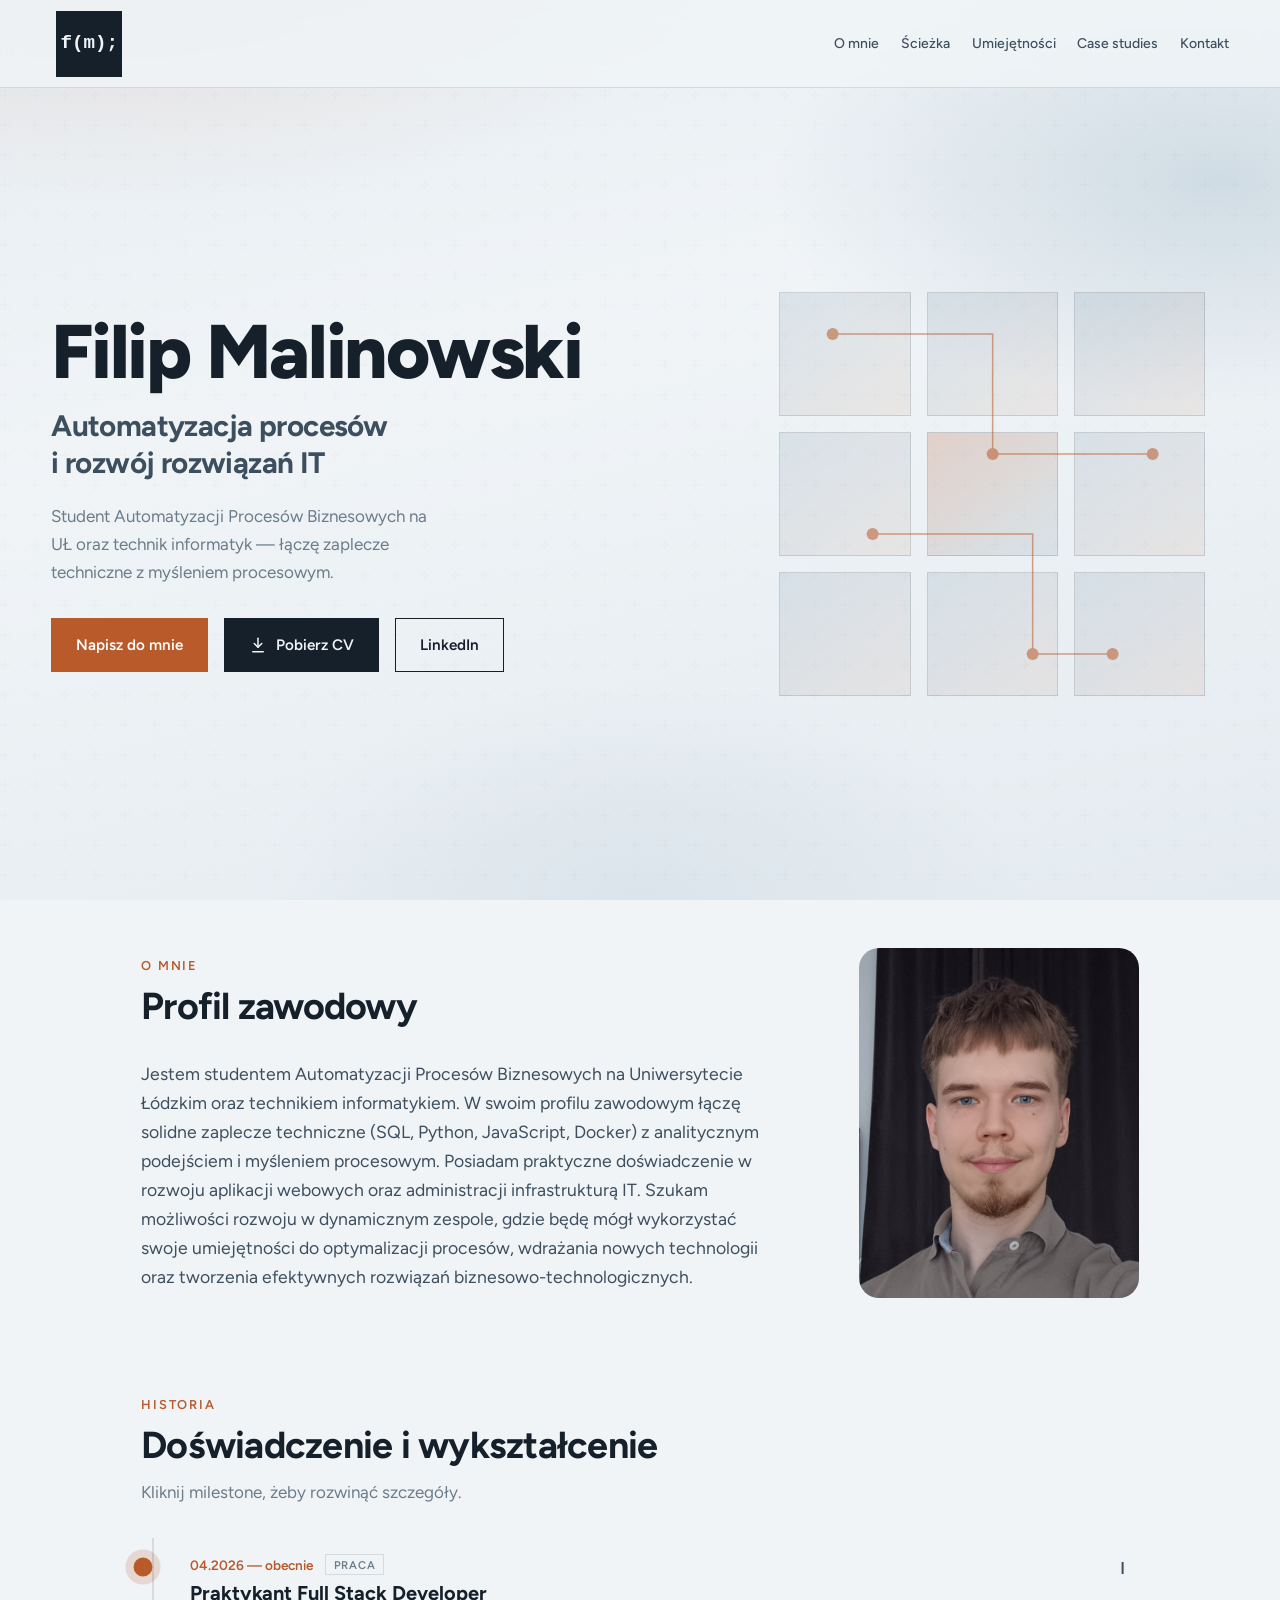
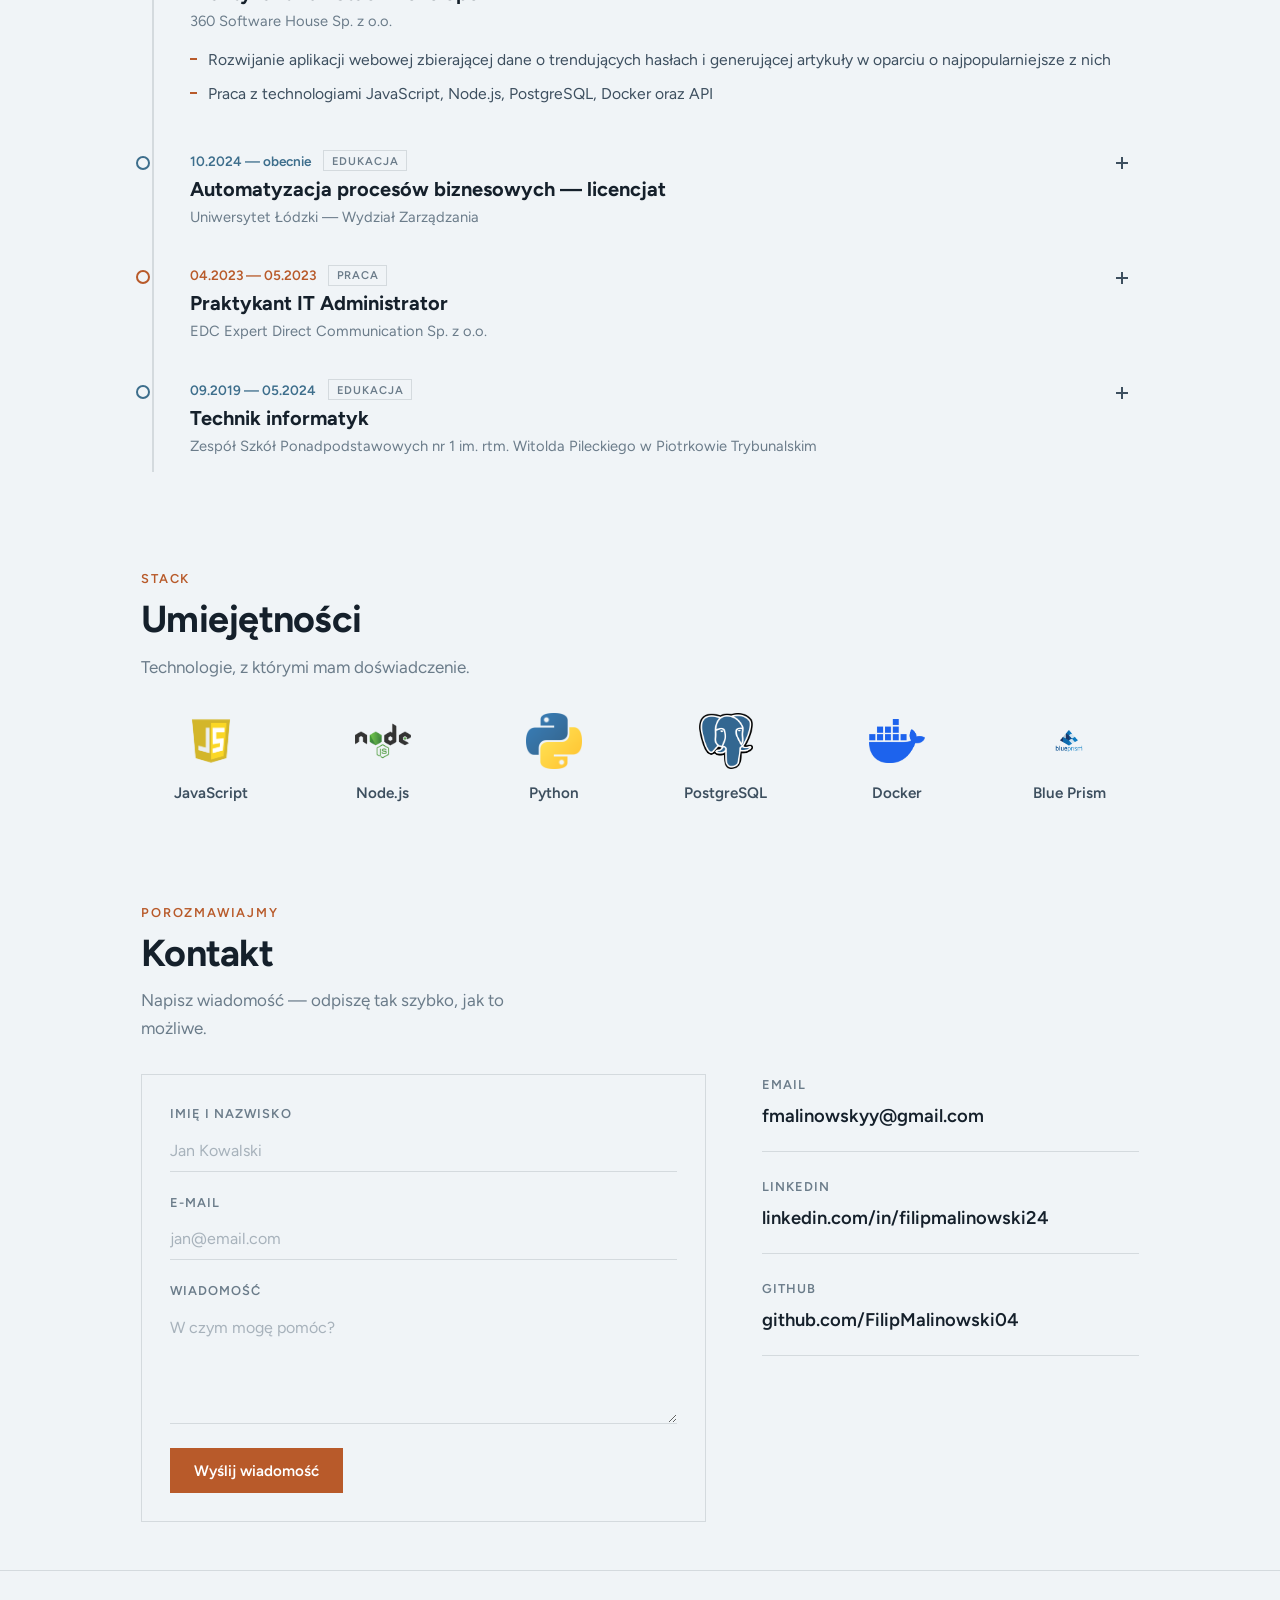
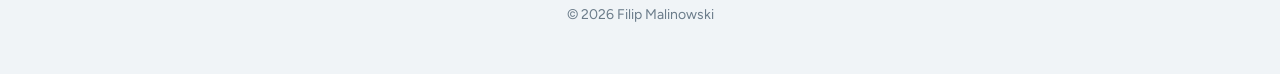
<file: index.html>
<!DOCTYPE html>
<html lang="pl">
<head>
  <meta charset="UTF-8">
  <meta name="viewport" content="width=device-width, initial-scale=1.0">
  <title>Filip Malinowski — Automatyzacja procesów &amp; IT</title>
  <meta name="description" content="Student Automatyzacji Procesów Biznesowych i technik informatyk. SQL, Python, JavaScript, Docker, Blue Prism.">
  <link rel="preconnect" href="https://fonts.googleapis.com">
  <link rel="preconnect" href="https://fonts.gstatic.com" crossorigin>
  <link href="https://fonts.googleapis.com/css2?family=Figtree:wght@400;500;600;700;800&display=swap" rel="stylesheet">
  <link rel="stylesheet" href="style.css">
</head>
<body>
  <div class="page-bg" aria-hidden="true"></div>

  <header class="site-header">
    <a class="logo" href="#top">f(m);</a>
    <nav class="nav" aria-label="Główne">
      <a href="#o-mnie">O mnie</a>
      <a href="#sciezka">Ścieżka</a>
      <a href="#umiejetnosci">Umiejętności</a>
      <a href="case-studies.html">Case studies</a>
      <a href="#kontakt">Kontakt</a>
    </nav>
  </header>

  <main id="top">
    <section class="hero">
      <div class="hero-copy">
        <p class="hero-brand">Filip Malinowski</p>
        <h1>Automatyzacja procesów i&nbsp;rozwój rozwiązań IT</h1>
        <p class="hero-lead">
          Student Automatyzacji Procesów Biznesowych na UŁ oraz technik informatyk —
          łączę zaplecze techniczne z myśleniem procesowym.
        </p>
        <div class="hero-actions">
          <a class="btn btn-primary" href="#kontakt">Napisz do mnie</a>
          <a class="btn btn-download" href="assets/CV.pdf" download="Filip-Malinowski-CV.pdf">
            <svg class="btn-icon" viewBox="0 0 24 24" width="18" height="18" aria-hidden="true" fill="none" stroke="currentColor" stroke-width="2" stroke-linecap="round" stroke-linejoin="round">
              <path d="M12 3v12"/>
              <path d="m7 10 5 5 5-5"/>
              <path d="M5 21h14"/>
            </svg>
            Pobierz CV
          </a>
          <a class="btn btn-ghost" href="https://www.linkedin.com/in/filipmalinowski24" target="_blank" rel="noopener noreferrer">LinkedIn</a>
        </div>
      </div>
      <div class="hero-visual" aria-hidden="true">
        <div class="flow-grid">
          <span></span><span></span><span></span>
          <span></span><span></span><span></span>
          <span></span><span></span><span></span>
        </div>
        <svg class="flow-lines" viewBox="0 0 400 480" fill="none" xmlns="http://www.w3.org/2000/svg">
          <path d="M40 80 H200 V200 H360" stroke="currentColor" stroke-width="1.5"/>
          <path d="M80 280 H240 V400 H320" stroke="currentColor" stroke-width="1.5"/>
          <circle cx="40" cy="80" r="6" fill="currentColor"/>
          <circle cx="200" cy="200" r="6" fill="currentColor"/>
          <circle cx="360" cy="200" r="6" fill="currentColor"/>
          <circle cx="80" cy="280" r="6" fill="currentColor"/>
          <circle cx="240" cy="400" r="6" fill="currentColor"/>
          <circle cx="320" cy="400" r="6" fill="currentColor"/>
        </svg>
      </div>
    </section>

    <section id="o-mnie" class="section about">
      <div class="about-layout">
        <div class="about-content">
          <div class="section-head">
            <p class="eyebrow">O mnie</p>
            <h2>Profil zawodowy</h2>
          </div>
          <p class="about-text">
            Jestem studentem Automatyzacji Procesów Biznesowych na Uniwersytecie Łódzkim
            oraz technikiem informatykiem. W swoim profilu zawodowym łączę solidne zaplecze
            techniczne (SQL, Python, JavaScript, Docker) z analitycznym podejściem
            i myśleniem procesowym. Posiadam praktyczne doświadczenie w rozwoju aplikacji
            webowych oraz administracji infrastrukturą IT. Szukam możliwości rozwoju
            w dynamicznym zespole, gdzie będę mógł wykorzystać swoje umiejętności
            do optymalizacji procesów, wdrażania nowych technologii oraz tworzenia
            efektywnych rozwiązań biznesowo-technologicznych.
          </p>
        </div>
        <figure class="about-photo">
          <img src="assets/fm.jpg" alt="Filip Malinowski" width="400" height="500">
        </figure>
      </div>
    </section>

    <section id="sciezka" class="section path">
      <div class="section-head">
        <p class="eyebrow">Historia</p>
        <h2>Doświadczenie i wykształcenie</h2>
        <p class="path-lead">Kliknij milestone, żeby rozwinąć szczegóły.</p>
      </div>

      <ol class="milestones">
        <li class="milestone is-open" data-type="work">
          <button class="milestone-toggle" type="button" aria-expanded="true">
            <span class="milestone-dot" aria-hidden="true"></span>
            <span class="milestone-summary">
              <span class="milestone-top">
                <time datetime="2026-04">04.2026 — obecnie</time>
                <span class="milestone-badge">Praca</span>
              </span>
              <span class="milestone-title">Praktykant Full Stack Developer</span>
              <span class="milestone-place">360 Software House Sp. z o.o.</span>
            </span>
            <span class="milestone-chevron" aria-hidden="true"></span>
          </button>
          <div class="milestone-panel">
            <div class="milestone-panel-inner">
              <ul>
                <li>Rozwijanie aplikacji webowej zbierającej dane o trendujących hasłach i generującej artykuły w oparciu o najpopularniejsze z nich</li>
                <li>Praca z technologiami JavaScript, Node.js, PostgreSQL, Docker oraz API</li>
              </ul>
            </div>
          </div>
        </li>

        <li class="milestone" data-type="edu">
          <button class="milestone-toggle" type="button" aria-expanded="false">
            <span class="milestone-dot" aria-hidden="true"></span>
            <span class="milestone-summary">
              <span class="milestone-top">
                <time datetime="2024-10">10.2024 — obecnie</time>
                <span class="milestone-badge">Edukacja</span>
              </span>
              <span class="milestone-title">Automatyzacja procesów biznesowych — licencjat</span>
              <span class="milestone-place">Uniwersytet Łódzki — Wydział Zarządzania</span>
            </span>
            <span class="milestone-chevron" aria-hidden="true"></span>
          </button>
          <div class="milestone-panel">
            <div class="milestone-panel-inner">
              <ul>
                <li>Modelowanie procesów biznesowych</li>
                <li>Blue Prism</li>
                <li>Zarządzanie projektami</li>
              </ul>
            </div>
          </div>
        </li>

        <li class="milestone" data-type="work">
          <button class="milestone-toggle" type="button" aria-expanded="false">
            <span class="milestone-dot" aria-hidden="true"></span>
            <span class="milestone-summary">
              <span class="milestone-top">
                <time datetime="2023-04">04.2023 — 05.2023</time>
                <span class="milestone-badge">Praca</span>
              </span>
              <span class="milestone-title">Praktykant IT Administrator</span>
              <span class="milestone-place">EDC Expert Direct Communication Sp. z o.o.</span>
            </span>
            <span class="milestone-chevron" aria-hidden="true"></span>
          </button>
          <div class="milestone-panel">
            <div class="milestone-panel-inner">
              <ul>
                <li>Wsparcie techniczne oraz konserwacja infrastruktury biurowej i serwerowej</li>
                <li>Zarządzanie incydentami IT i wsparcie użytkowników końcowych</li>
              </ul>
            </div>
          </div>
        </li>

        <li class="milestone" data-type="edu">
          <button class="milestone-toggle" type="button" aria-expanded="false">
            <span class="milestone-dot" aria-hidden="true"></span>
            <span class="milestone-summary">
              <span class="milestone-top">
                <time datetime="2019-09">09.2019 — 05.2024</time>
                <span class="milestone-badge">Edukacja</span>
              </span>
              <span class="milestone-title">Technik informatyk</span>
              <span class="milestone-place">Zespół Szkół Ponadpodstawowych nr 1 im. rtm. Witolda Pileckiego w Piotrkowie Trybunalskim</span>
            </span>
            <span class="milestone-chevron" aria-hidden="true"></span>
          </button>
          <div class="milestone-panel">
            <div class="milestone-panel-inner">
              <ul>
                <li>Egzamin zawodowy INF.02</li>
                <li>Egzamin zawodowy INF.03</li>
              </ul>
            </div>
          </div>
        </li>
      </ol>
    </section>

    <section id="umiejetnosci" class="section skills">
      <div class="section-head">
        <p class="eyebrow">Stack</p>
        <h2>Umiejętności</h2>
        <p class="skills-lead">Technologie, z którymi mam doświadczenie.</p>
      </div>
      <ul class="skills-icons">
        <li>
          <img src="assets/Skills/Js.png" alt="" width="64" height="64">
          <span>JavaScript</span>
        </li>
        <li>
          <img src="assets/Skills/node.png" alt="" width="64" height="64">
          <span>Node.js</span>
        </li>
        <li>
          <img src="assets/Skills/Py.png" alt="" width="64" height="64">
          <span>Python</span>
        </li>
        <li>
          <img src="assets/Skills/Sql.png" alt="" width="64" height="64">
          <span>PostgreSQL</span>
        </li>
        <li>
          <img src="assets/Skills/Docker.png" alt="" width="64" height="64">
          <span>Docker</span>
        </li>
        <li>
          <img src="assets/Skills/BP.png" alt="" width="64" height="64">
          <span>Blue Prism</span>
        </li>
      </ul>
    </section>

    <section id="kontakt" class="section contact">
      <div class="section-head">
        <p class="eyebrow">Porozmawiajmy</p>
        <h2>Kontakt</h2>
        <p class="contact-lead">Napisz wiadomość — odpiszę tak szybko, jak to możliwe.</p>
      </div>

      <div class="contact-layout">
        <form class="contact-form" id="contact-form" action="https://formsubmit.co/ajax/fmalinowskyy@gmail.com" method="POST">
          <div class="form-row">
            <label for="name">Imię i nazwisko</label>
            <input type="text" id="name" name="name" autocomplete="name" required placeholder="Jan Kowalski">
          </div>
          <div class="form-row">
            <label for="email">E-mail</label>
            <input type="email" id="email" name="email" autocomplete="email" required placeholder="jan@email.com">
          </div>
          <div class="form-row">
            <label for="message">Wiadomość</label>
            <textarea id="message" name="message" rows="5" required placeholder="W czym mogę pomóc?"></textarea>
          </div>
          <input type="hidden" name="_subject" value="Wiadomość z CV — Filip Malinowski">
          <input type="text" name="_honey" class="form-honey" tabindex="-1" autocomplete="off" aria-hidden="true">
          <button class="btn btn-primary" type="submit" id="contact-submit">Wyślij wiadomość</button>
          <p class="form-status" id="form-status" role="status" aria-live="polite" hidden></p>
        </form>

        <ul class="contact-list">
          <li>
            <span>Email</span>
            <a href="mailto:fmalinowskyy@gmail.com">fmalinowskyy@gmail.com</a>
          </li>
          <li>
            <span>LinkedIn</span>
            <a href="https://www.linkedin.com/in/filipmalinowski24" target="_blank" rel="noopener noreferrer">linkedin.com/in/filipmalinowski24</a>
          </li>
          <li>
            <span>GitHub</span>
            <a href="https://github.com/FilipMalinowski04" target="_blank" rel="noopener noreferrer">github.com/FilipMalinowski04</a>
          </li>
        </ul>
      </div>
    </section>
  </main>

  <footer class="site-footer">
    <p>© <span id="year"></span> Filip Malinowski</p>
  </footer>

  <script>
    document.getElementById("year").textContent = new Date().getFullYear();

    document.querySelectorAll(".milestone-toggle").forEach((button) => {
      button.addEventListener("click", () => {
        const item = button.closest(".milestone");
        const willOpen = !item.classList.contains("is-open");

        document.querySelectorAll(".milestone.is-open").forEach((openItem) => {
          if (openItem !== item) {
            openItem.classList.remove("is-open");
            openItem.querySelector(".milestone-toggle").setAttribute("aria-expanded", "false");
          }
        });

        item.classList.toggle("is-open", willOpen);
        button.setAttribute("aria-expanded", String(willOpen));
      });
    });

    const form = document.getElementById("contact-form");
    const statusEl = document.getElementById("form-status");
    const submitBtn = document.getElementById("contact-submit");

    form.addEventListener("submit", async (event) => {
      event.preventDefault();
      statusEl.hidden = false;
      statusEl.className = "form-status";
      statusEl.textContent = "Wysyłanie…";
      submitBtn.disabled = true;

      try {
        const response = await fetch(form.action, {
          method: "POST",
          headers: {
            "Content-Type": "application/json",
            Accept: "application/json",
          },
          body: JSON.stringify({
            name: form.name.value,
            email: form.email.value,
            message: form.message.value,
            _subject: "Wiadomość z CV — Filip Malinowski",
          }),
        });

        if (!response.ok) throw new Error("send failed");

        statusEl.className = "form-status is-success";
        statusEl.textContent = "Dzięki! Wiadomość została wysłana.";
        form.reset();
      } catch {
        statusEl.className = "form-status is-error";
        statusEl.textContent = "Nie udało się wysłać. Napisz bezpośrednio na fmalinowskyy@gmail.com.";
      } finally {
        submitBtn.disabled = false;
      }
    });
  </script>
</body>
</html>
</file>
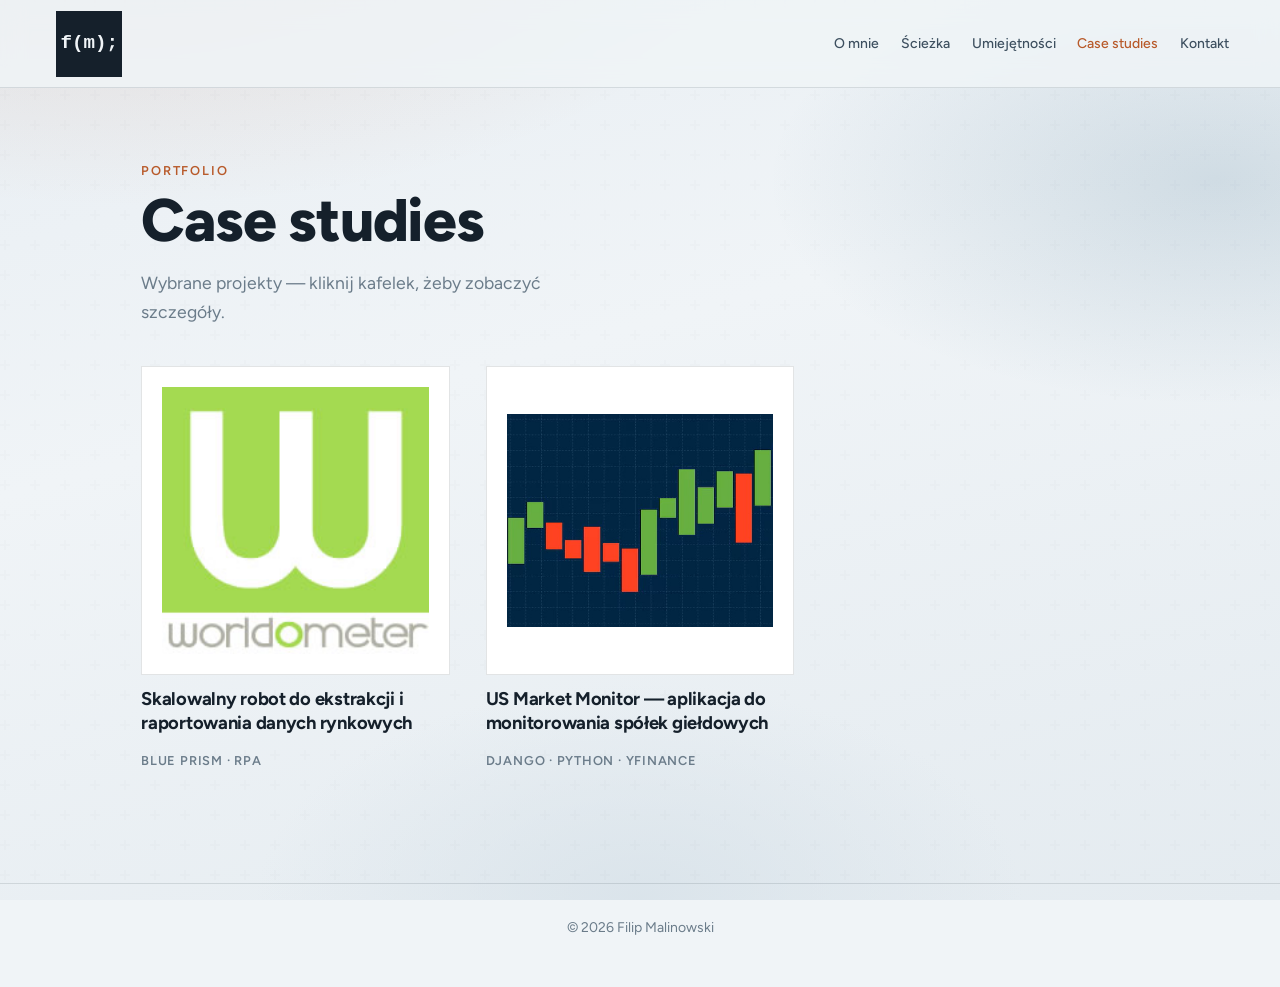
<file: case-studies.html>
<!DOCTYPE html>
<html lang="pl">
<head>
  <meta charset="UTF-8">
  <meta name="viewport" content="width=device-width, initial-scale=1.0">
  <title>Case studies — Filip Malinowski</title>
  <meta name="description" content="Wybrane projekty i realizacje Filipa Malinowskiego.">
  <link rel="preconnect" href="https://fonts.googleapis.com">
  <link rel="preconnect" href="https://fonts.gstatic.com" crossorigin>
  <link href="https://fonts.googleapis.com/css2?family=Figtree:wght@400;500;600;700;800&display=swap" rel="stylesheet">
  <link rel="stylesheet" href="style.css">
</head>
<body>
  <div class="page-bg" aria-hidden="true"></div>

  <header class="site-header">
    <a class="logo" href="index.html">f(m);</a>
    <nav class="nav" aria-label="Główne">
      <a href="index.html#o-mnie">O mnie</a>
      <a href="index.html#sciezka">Ścieżka</a>
      <a href="index.html#umiejetnosci">Umiejętności</a>
      <a href="case-studies.html" aria-current="page">Case studies</a>
      <a href="index.html#kontakt">Kontakt</a>
    </nav>
  </header>

  <main class="page-main cs-page">
    <header class="page-hero">
      <p class="eyebrow">Portfolio</p>
      <h1>Case studies</h1>
      <p class="page-lead">Wybrane projekty — kliknij kafelek, żeby zobaczyć szczegóły.</p>
    </header>

    <section class="section cs-tiles" aria-label="Lista projektów">
      <a class="cs-tile" href="cs1.html">
        <div class="cs-tile-media">
          <img src="assets/Case_studies/cs1/worldometers-fb.jpg" alt="" width="640" height="360">
        </div>
        <h2 class="cs-tile-title">Skalowalny robot do ekstrakcji i raportowania danych rynkowych</h2>
        <p class="cs-tile-tag">Blue Prism · RPA</p>
      </a>

      <a class="cs-tile" href="cs2.html">
        <div class="cs-tile-media">
          <img src="assets/Case_studies/cs2/stock_logo.jpg" alt="" width="521" height="416">
        </div>
        <h2 class="cs-tile-title">US Market Monitor — aplikacja do monitorowania spółek giełdowych</h2>
        <p class="cs-tile-tag">Django · Python · yfinance</p>
      </a>
    </section>
  </main>

  <footer class="site-footer">
    <p>© <span id="year"></span> Filip Malinowski</p>
  </footer>

  <script>
    document.getElementById("year").textContent = new Date().getFullYear();
  </script>
</body>
</html>
</file>
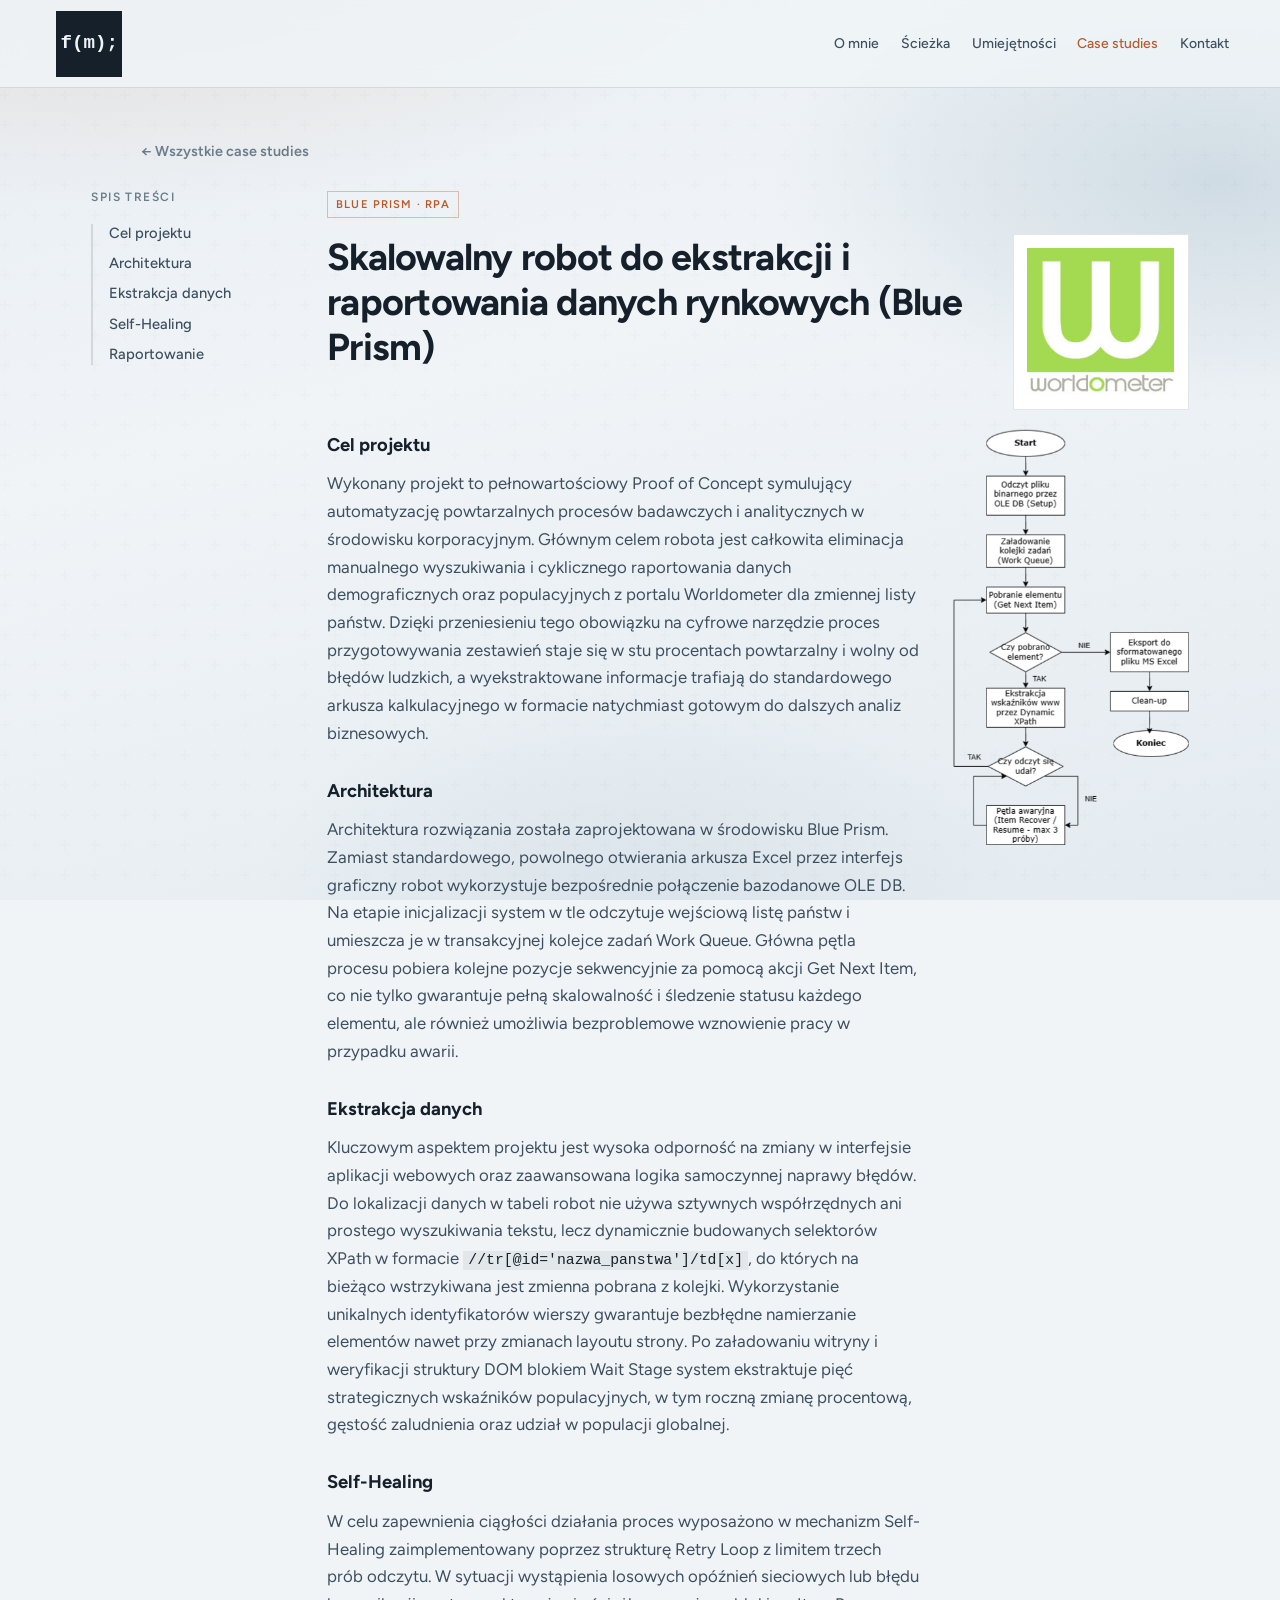
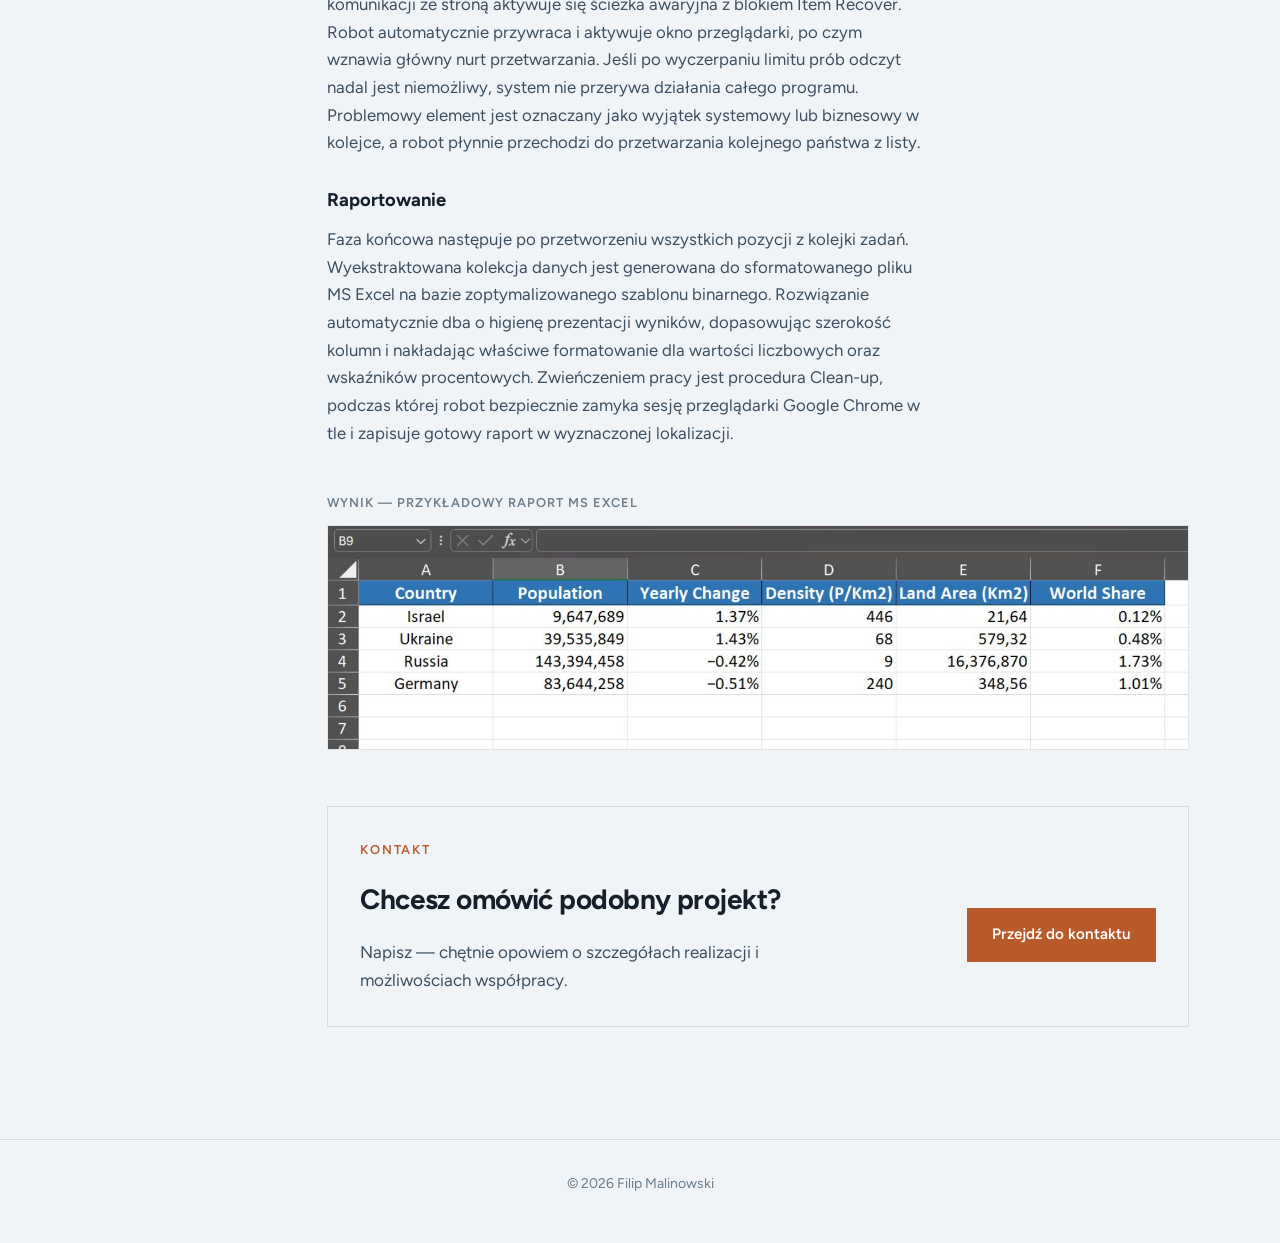
<file: cs1.html>
<!DOCTYPE html>
<html lang="pl">
<head>
  <meta charset="UTF-8">
  <meta name="viewport" content="width=device-width, initial-scale=1.0">
  <title>Robot Blue Prism — Case study — Filip Malinowski</title>
  <meta name="description" content="Case study: skalowalny robot Blue Prism do ekstrakcji i raportowania danych rynkowych.">
  <link rel="preconnect" href="https://fonts.googleapis.com">
  <link rel="preconnect" href="https://fonts.gstatic.com" crossorigin>
  <link href="https://fonts.googleapis.com/css2?family=Figtree:wght@400;500;600;700;800&display=swap" rel="stylesheet">
  <link rel="stylesheet" href="style.css">
</head>
<body>
  <div class="page-bg" aria-hidden="true"></div>

  <header class="site-header">
    <a class="logo" href="index.html">f(m);</a>
    <nav class="nav" aria-label="Główne">
      <a href="index.html#o-mnie">O mnie</a>
      <a href="index.html#sciezka">Ścieżka</a>
      <a href="index.html#umiejetnosci">Umiejętności</a>
      <a href="case-studies.html" aria-current="page">Case studies</a>
      <a href="index.html#kontakt">Kontakt</a>
    </nav>
  </header>

  <main class="page-main cs-detail">
    <div class="section cs-detail-top">
      <a class="cs-back" href="case-studies.html">← Wszystkie case studies</a>
    </div>

    <div class="section cs-layout">
      <aside class="cs-toc" aria-label="Spis treści">
        <p class="cs-toc-label">Spis treści</p>
        <ol class="cs-toc-nav">
          <li><a href="#cs1-cel">Cel projektu</a></li>
          <li><a href="#cs1-architektura">Architektura</a></li>
          <li><a href="#cs1-ekstrakcja">Ekstrakcja danych</a></li>
          <li><a href="#cs1-self-healing">Self-Healing</a></li>
          <li><a href="#cs1-raport">Raportowanie</a></li>
        </ol>
      </aside>

      <article class="cs-article" id="cs1">
        <p class="case-tag">Blue Prism · RPA</p>
        <div class="cs-article-header">
          <h1>Skalowalny robot do ekstrakcji i raportowania danych rynkowych (Blue Prism)</h1>
          <figure class="cs-hero-image">
            <img src="assets/Case_studies/cs1/worldometers-fb.jpg" alt="Worldometers — źródło danych projektu" width="400" height="400">
          </figure>
        </div>

        <div class="cs-content-row">
          <div class="cs-body">
            <section id="cs1-cel">
              <h2>Cel projektu</h2>
              <p>
                Wykonany projekt to pełnowartościowy Proof of Concept symulujący automatyzację
                powtarzalnych procesów badawczych i analitycznych w środowisku korporacyjnym.
                Głównym celem robota jest całkowita eliminacja manualnego wyszukiwania
                i cyklicznego raportowania danych demograficznych oraz populacyjnych
                z portalu Worldometer dla zmiennej listy państw. Dzięki przeniesieniu
                tego obowiązku na cyfrowe narzędzie proces przygotowywania zestawień staje się
                w stu procentach powtarzalny i wolny od błędów ludzkich, a wyekstraktowane
                informacje trafiają do standardowego arkusza kalkulacyjnego w formacie
                natychmiast gotowym do dalszych analiz biznesowych.
              </p>
            </section>

            <section id="cs1-architektura">
              <h2>Architektura</h2>
              <p>
                Architektura rozwiązania została zaprojektowana w środowisku Blue Prism.
                Zamiast standardowego, powolnego otwierania arkusza Excel przez interfejs
                graficzny robot wykorzystuje bezpośrednie połączenie bazodanowe OLE DB.
                Na etapie inicjalizacji system w tle odczytuje wejściową listę państw
                i umieszcza je w transakcyjnej kolejce zadań Work Queue. Główna pętla procesu
                pobiera kolejne pozycje sekwencyjnie za pomocą akcji Get Next Item, co nie tylko
                gwarantuje pełną skalowalność i śledzenie statusu każdego elementu,
                ale również umożliwia bezproblemowe wznowienie pracy w przypadku awarii.
              </p>
            </section>

            <section id="cs1-ekstrakcja">
              <h2>Ekstrakcja danych</h2>
              <p>
                Kluczowym aspektem projektu jest wysoka odporność na zmiany w interfejsie
                aplikacji webowych oraz zaawansowana logika samoczynnej naprawy błędów.
                Do lokalizacji danych w tabeli robot nie używa sztywnych współrzędnych
                ani prostego wyszukiwania tekstu, lecz dynamicznie budowanych selektorów XPath
                w formacie <code>//tr[@id='nazwa_panstwa']/td[x]</code>, do których na bieżąco
                wstrzykiwana jest zmienna pobrana z kolejki. Wykorzystanie unikalnych
                identyfikatorów wierszy gwarantuje bezbłędne namierzanie elementów nawet
                przy zmianach layoutu strony. Po załadowaniu witryny i weryfikacji struktury DOM
                blokiem Wait Stage system ekstraktuje pięć strategicznych wskaźników
                populacyjnych, w tym roczną zmianę procentową, gęstość zaludnienia
                oraz udział w populacji globalnej.
              </p>
            </section>

            <section id="cs1-self-healing">
              <h2>Self-Healing</h2>
              <p>
                W celu zapewnienia ciągłości działania proces wyposażono w mechanizm Self-Healing
                zaimplementowany poprzez strukturę Retry Loop z limitem trzech prób odczytu.
                W sytuacji wystąpienia losowych opóźnień sieciowych lub błędu komunikacji
                ze stroną aktywuje się ścieżka awaryjna z blokiem Item Recover. Robot
                automatycznie przywraca i aktywuje okno przeglądarki, po czym wznawia główny
                nurt przetwarzania. Jeśli po wyczerpaniu limitu prób odczyt nadal jest niemożliwy,
                system nie przerywa działania całego programu. Problemowy element jest oznaczany
                jako wyjątek systemowy lub biznesowy w kolejce, a robot płynnie przechodzi
                do przetwarzania kolejnego państwa z listy.
              </p>
            </section>

            <section id="cs1-raport">
              <h2>Raportowanie</h2>
              <p>
                Faza końcowa następuje po przetworzeniu wszystkich pozycji z kolejki zadań.
                Wyekstraktowana kolekcja danych jest generowana do sformatowanego pliku MS Excel
                na bazie zoptymalizowanego szablonu binarnego. Rozwiązanie automatycznie dba
                o higienę prezentacji wyników, dopasowując szerokość kolumn i nakładając
                właściwe formatowanie dla wartości liczbowych oraz wskaźników procentowych.
                Zwieńczeniem pracy jest procedura Clean-up, podczas której robot bezpiecznie
                zamyka sesję przeglądarki Google Chrome w tle i zapisuje gotowy raport
                w wyznaczonej lokalizacji.
              </p>
            </section>
          </div>

          <figure class="cs-diagram">
            <img src="assets/Case_studies/cs1/diagram.png" alt="Diagram procesu robota Blue Prism" width="480" height="900">
          </figure>
        </div>

        <figure class="cs-result">
          <figcaption>Wynik — przykładowy raport MS Excel</figcaption>
          <img src="assets/Case_studies/cs1/result.png" alt="Przykładowy wynik eksportu do MS Excel" width="1200" height="700">
        </figure>

        <div class="cs-cta">
          <p class="eyebrow">Kontakt</p>
          <h2>Chcesz omówić podobny projekt?</h2>
          <p>Napisz — chętnie opowiem o szczegółach realizacji i możliwościach współpracy.</p>
          <a class="btn btn-primary" href="index.html#kontakt">Przejdź do kontaktu</a>
        </div>
      </article>
    </div>
  </main>

  <footer class="site-footer">
    <p>© <span id="year"></span> Filip Malinowski</p>
  </footer>

  <script>
    document.getElementById("year").textContent = new Date().getFullYear();
  </script>
</body>
</html>
</file>
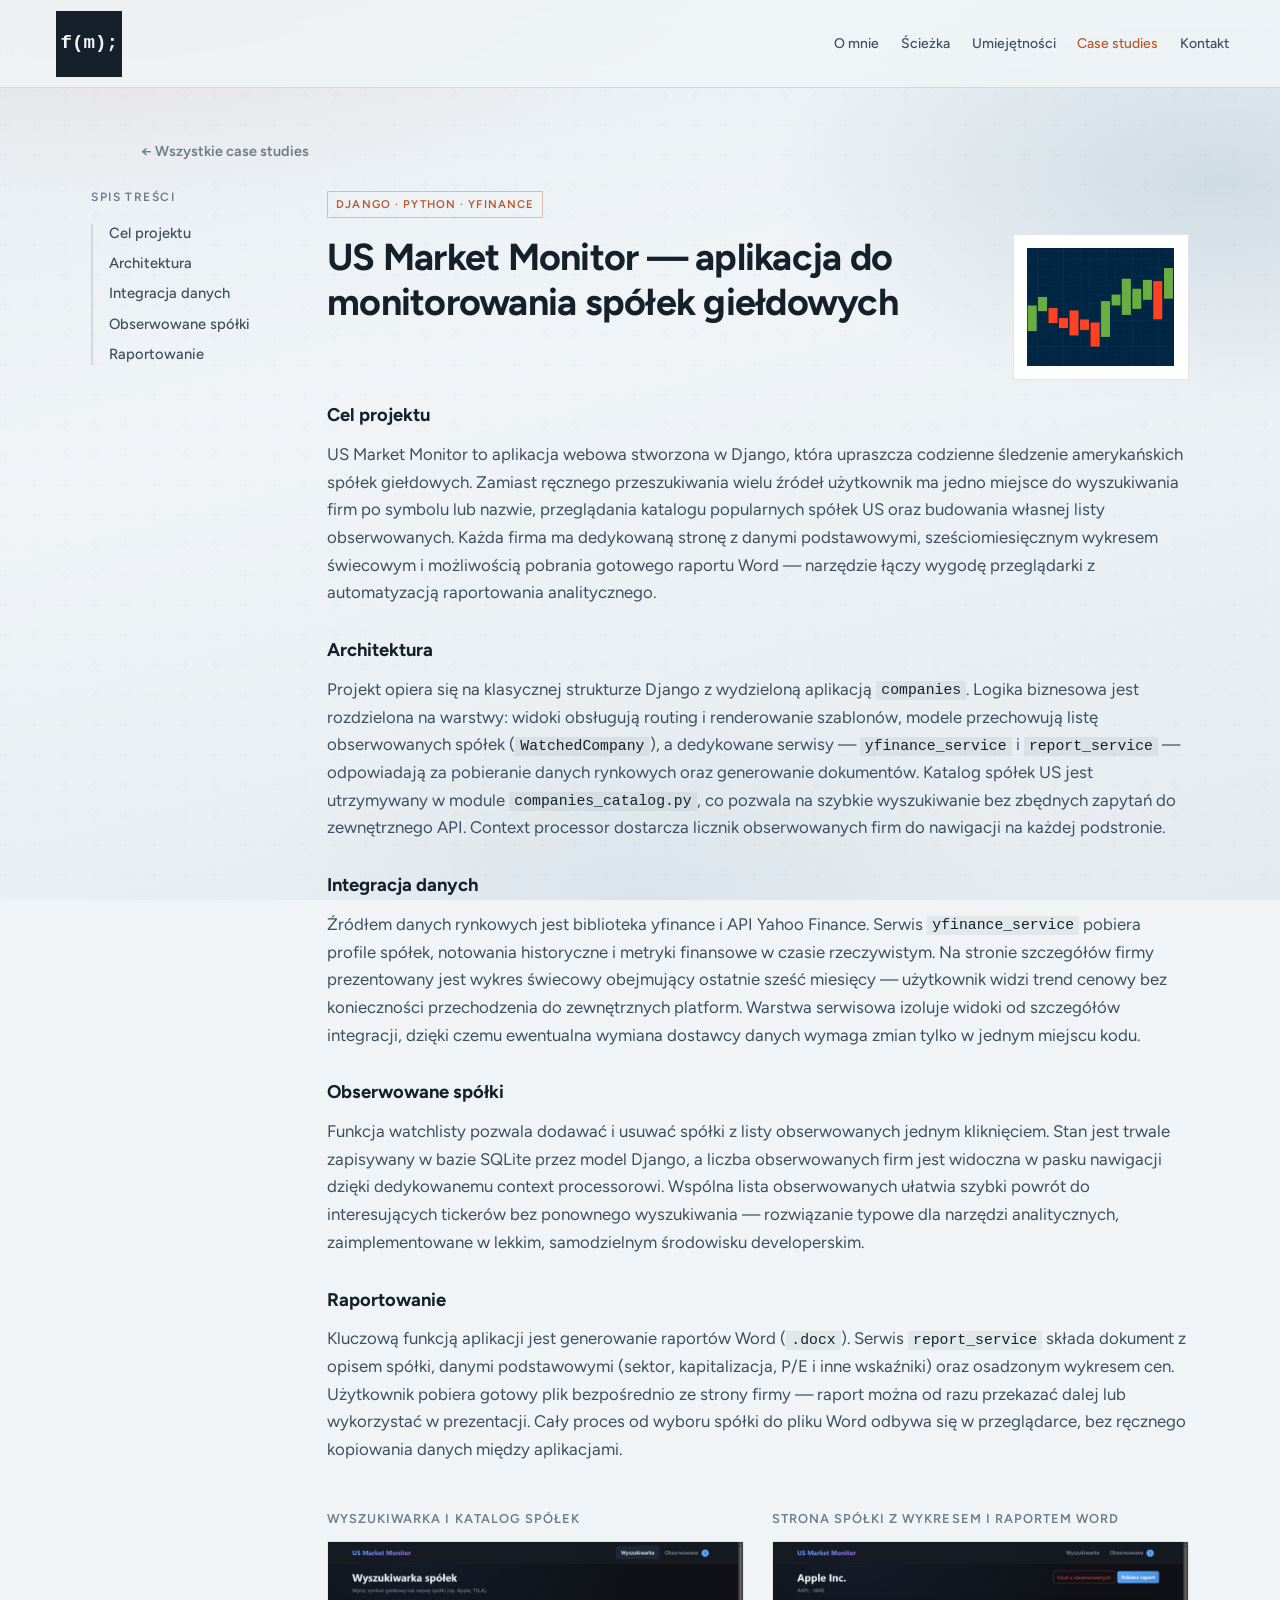
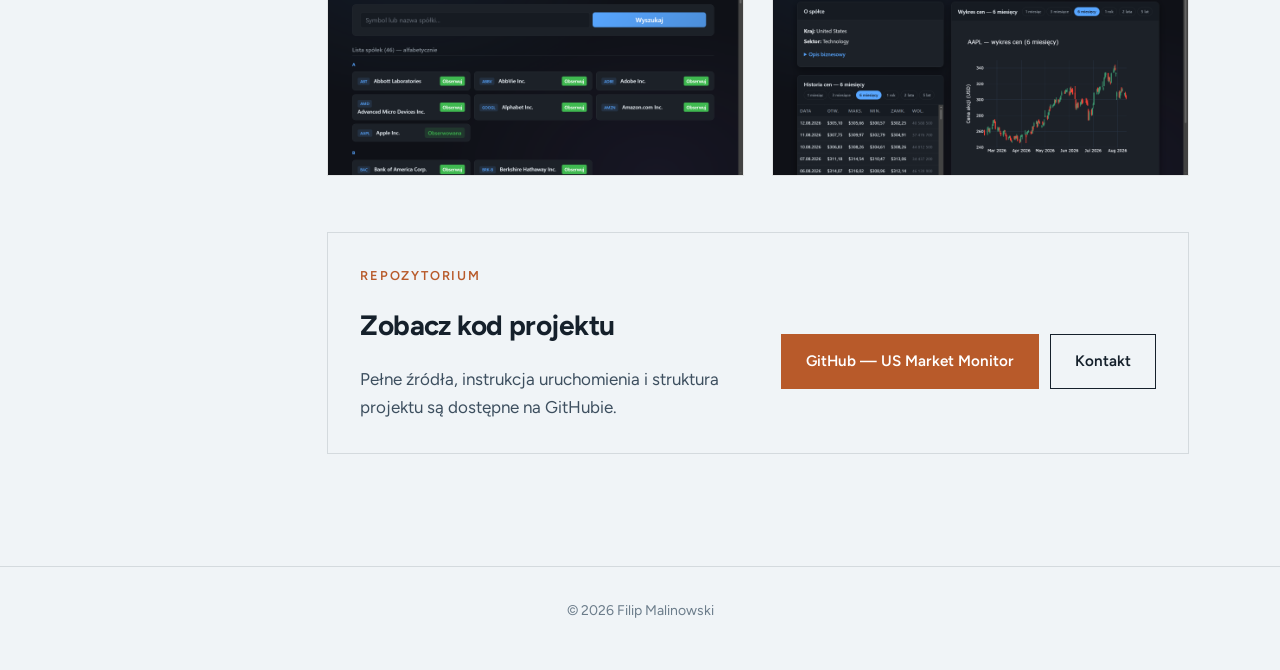
<file: cs2.html>
<!DOCTYPE html>
<html lang="pl">
<head>
  <meta charset="UTF-8">
  <meta name="viewport" content="width=device-width, initial-scale=1.0">
  <title>US Market Monitor — Case study — Filip Malinowski</title>
  <meta name="description" content="Case study: aplikacja Django do wyszukiwania spółek US, obserwowania firm i generowania raportów Word.">
  <link rel="preconnect" href="https://fonts.googleapis.com">
  <link rel="preconnect" href="https://fonts.gstatic.com" crossorigin>
  <link href="https://fonts.googleapis.com/css2?family=Figtree:wght@400;500;600;700;800&display=swap" rel="stylesheet">
  <link rel="stylesheet" href="style.css">
</head>
<body>
  <div class="page-bg" aria-hidden="true"></div>

  <header class="site-header">
    <a class="logo" href="index.html">f(m);</a>
    <nav class="nav" aria-label="Główne">
      <a href="index.html#o-mnie">O mnie</a>
      <a href="index.html#sciezka">Ścieżka</a>
      <a href="index.html#umiejetnosci">Umiejętności</a>
      <a href="case-studies.html" aria-current="page">Case studies</a>
      <a href="index.html#kontakt">Kontakt</a>
    </nav>
  </header>

  <main class="page-main cs-detail">
    <div class="section cs-detail-top">
      <a class="cs-back" href="case-studies.html">← Wszystkie case studies</a>
    </div>

    <div class="section cs-layout">
      <aside class="cs-toc" aria-label="Spis treści">
        <p class="cs-toc-label">Spis treści</p>
        <ol class="cs-toc-nav">
          <li><a href="#cs2-cel">Cel projektu</a></li>
          <li><a href="#cs2-architektura">Architektura</a></li>
          <li><a href="#cs2-dane">Integracja danych</a></li>
          <li><a href="#cs2-obserwowane">Obserwowane spółki</a></li>
          <li><a href="#cs2-raport">Raportowanie</a></li>
        </ol>
      </aside>

      <article class="cs-article" id="cs2">
        <p class="case-tag">Django · Python · yfinance</p>
        <div class="cs-article-header">
          <h1>US Market Monitor — aplikacja do monitorowania spółek giełdowych</h1>
          <figure class="cs-hero-image">
            <img src="assets/Case_studies/cs2/stock_logo.jpg" alt="US Market Monitor — wykres świecowy" width="521" height="416">
          </figure>
        </div>

        <div class="cs-body cs-body--wide">
            <section id="cs2-cel">
              <h2>Cel projektu</h2>
              <p>
                US Market Monitor to aplikacja webowa stworzona w Django, która upraszcza
                codzienne śledzenie amerykańskich spółek giełdowych. Zamiast ręcznego
                przeszukiwania wielu źródeł użytkownik ma jedno miejsce do wyszukiwania firm
                po symbolu lub nazwie, przeglądania katalogu popularnych spółek US
                oraz budowania własnej listy obserwowanych. Każda firma ma dedykowaną stronę
                z danymi podstawowymi, sześciomiesięcznym wykresem świecowym i możliwością
                pobrania gotowego raportu Word — narzędzie łączy wygodę przeglądarki
                z automatyzacją raportowania analitycznego.
              </p>
            </section>

            <section id="cs2-architektura">
              <h2>Architektura</h2>
              <p>
                Projekt opiera się na klasycznej strukturze Django z wydzieloną aplikacją
                <code>companies</code>. Logika biznesowa jest rozdzielona na warstwy:
                widoki obsługują routing i renderowanie szablonów, modele przechowują
                listę obserwowanych spółek (<code>WatchedCompany</code>), a dedykowane
                serwisy — <code>yfinance_service</code> i <code>report_service</code> —
                odpowiadają za pobieranie danych rynkowych oraz generowanie dokumentów.
                Katalog spółek US jest utrzymywany w module <code>companies_catalog.py</code>,
                co pozwala na szybkie wyszukiwanie bez zbędnych zapytań do zewnętrznego API.
                Context processor dostarcza licznik obserwowanych firm do nawigacji
                na każdej podstronie.
              </p>
            </section>

            <section id="cs2-dane">
              <h2>Integracja danych</h2>
              <p>
                Źródłem danych rynkowych jest biblioteka yfinance i API Yahoo Finance.
                Serwis <code>yfinance_service</code> pobiera profile spółek, notowania
                historyczne i metryki finansowe w czasie rzeczywistym. Na stronie szczegółów
                firmy prezentowany jest wykres świecowy obejmujący ostatnie sześć miesięcy —
                użytkownik widzi trend cenowy bez konieczności przechodzenia do zewnętrznych
                platform. Warstwa serwisowa izoluje widoki od szczegółów integracji,
                dzięki czemu ewentualna wymiana dostawcy danych wymaga zmian tylko
                w jednym miejscu kodu.
              </p>
            </section>

            <section id="cs2-obserwowane">
              <h2>Obserwowane spółki</h2>
              <p>
                Funkcja watchlisty pozwala dodawać i usuwać spółki z listy obserwowanych
                jednym kliknięciem. Stan jest trwale zapisywany w bazie SQLite przez model
                Django, a liczba obserwowanych firm jest widoczna w pasku nawigacji
                dzięki dedykowanemu context processorowi. Wspólna lista obserwowanych
                ułatwia szybki powrót do interesujących tickerów bez ponownego wyszukiwania —
                rozwiązanie typowe dla narzędzi analitycznych, zaimplementowane
                w lekkim, samodzielnym środowisku developerskim.
              </p>
            </section>

            <section id="cs2-raport">
              <h2>Raportowanie</h2>
              <p>
                Kluczową funkcją aplikacji jest generowanie raportów Word (<code>.docx</code>).
                Serwis <code>report_service</code> składa dokument z opisem spółki,
                danymi podstawowymi (sektor, kapitalizacja, P/E i inne wskaźniki)
                oraz osadzonym wykresem cen. Użytkownik pobiera gotowy plik bezpośrednio
                ze strony firmy — raport można od razu przekazać dalej lub wykorzystać
                w prezentacji. Cały proces od wyboru spółki do pliku Word odbywa się
                w przeglądarce, bez ręcznego kopiowania danych między aplikacjami.
              </p>
            </section>
        </div>

        <div class="cs-screenshots">
          <figure class="cs-screenshot">
            <figcaption>Wyszukiwarka i katalog spółek</figcaption>
            <img src="assets/Case_studies/cs2/company_chart.png" alt="Wyszukiwarka i katalog spółek US Market Monitor" width="1920" height="1080">
          </figure>
          <figure class="cs-screenshot">
            <figcaption>Strona spółki z wykresem i raportem Word</figcaption>
            <img src="assets/Case_studies/cs2/browser.png" alt="Strona spółki z wykresem cen i danymi finansowymi" width="1920" height="1080">
          </figure>
        </div>

        <div class="cs-cta">
          <p class="eyebrow">Repozytorium</p>
          <h2>Zobacz kod projektu</h2>
          <p>Pełne źródła, instrukcja uruchomienia i struktura projektu są dostępne na GitHubie.</p>
          <div class="cs-cta-actions">
            <a class="btn btn-primary" href="https://github.com/FilipMalinowski04/US_market_monitor" target="_blank" rel="noopener noreferrer">GitHub — US Market Monitor</a>
            <a class="btn btn-ghost" href="index.html#kontakt">Kontakt</a>
          </div>
        </div>
      </article>
    </div>
  </main>

  <footer class="site-footer">
    <p>© <span id="year"></span> Filip Malinowski</p>
  </footer>

  <script>
    document.getElementById("year").textContent = new Date().getFullYear();
  </script>
</body>
</html>
</file>
<file: style.css>
/* Filip Malinowski — CV page
   Direction: cool graphite + copper accent, process-flow atmosphere */

:root {
  --ink: #15202b;
  --ink-soft: #3d4f5f;
  --muted: #6b7c8a;
  --paper: #f0f4f7;
  --paper-deep: #d9e3ea;
  --accent: #b85a2a;
  --accent-deep: #8f431c;
  --line: rgba(21, 32, 43, 0.12);
  --header-h: 5.5rem;
  --ease: cubic-bezier(0.22, 1, 0.36, 1);
  --font-logo: Consolas, "Cascadia Code", "Cascadia Mono", "Courier New", monospace;
  --font-display: "Figtree", sans-serif;
  --font-body: "Figtree", sans-serif;
}

*,
*::before,
*::after {
  box-sizing: border-box;
  margin: 0;
  padding: 0;
}

html {
  scroll-behavior: smooth;
}

body {
  font-family: var(--font-body);
  font-size: 1.0625rem;
  line-height: 1.65;
  color: var(--ink);
  background: var(--paper);
  min-height: 100vh;
  overflow-x: hidden;
}

.page-bg {
  position: fixed;
  inset: 0;
  z-index: -1;
  background:
    radial-gradient(ellipse 90% 60% at 10% -10%, rgba(184, 90, 42, 0.14), transparent 55%),
    radial-gradient(ellipse 70% 50% at 95% 20%, rgba(61, 110, 140, 0.18), transparent 50%),
    radial-gradient(ellipse 50% 40% at 50% 100%, rgba(217, 227, 234, 0.9), transparent 60%),
    linear-gradient(165deg, #e8eef3 0%, #f0f4f7 40%, #e4ebf0 100%);
}

.page-bg::after {
  content: "";
  position: absolute;
  inset: 0;
  opacity: 0.35;
  background-image: url("data:image/svg+xml,%3Csvg width='60' height='60' viewBox='0 0 60 60' xmlns='http://www.w3.org/2000/svg'%3E%3Cg fill='none' fill-rule='evenodd'%3E%3Cg fill='%2315202b' fill-opacity='0.04'%3E%3Cpath d='M36 34v-4h-2v4h-4v2h4v4h2v-4h4v-2h-4zm0-30V0h-2v4h-4v2h4v4h2V6h4V4h-4zM6 34v-4H4v4H0v2h4v4h2v-4h4v-2H6zM6 4V0H4v4H0v2h4v4h2V6h4V4H6z'/%3E%3C/g%3E%3C/g%3E%3C/svg%3E");
}

a {
  color: inherit;
  text-decoration-thickness: 1px;
  text-underline-offset: 0.2em;
  transition: color 0.25s var(--ease);
}

a:hover {
  color: var(--accent);
}

img {
  max-width: 100%;
  display: block;
}

ul {
  list-style: none;
}

/* —— Header —— */
.site-header {
  position: sticky;
  top: 0;
  z-index: 50;
  display: flex;
  align-items: center;
  justify-content: space-between;
  gap: 1.5rem;
  height: var(--header-h);
  padding: 0 clamp(1.25rem, 4vw, 3.5rem);
  background: rgba(240, 244, 247, 0.82);
  backdrop-filter: blur(12px);
  border-bottom: 1px solid var(--line);
}

.logo {
  font-family: var(--font-logo);
  font-weight: 700;
  font-size: 1.2rem;
  letter-spacing: 0;
  text-decoration: none;
  color: #f0f4f7;
  background: var(--ink);
  width: 4.125rem;
  height: 4.125rem;
  margin: 5px;
  display: inline-flex;
  align-items: center;
  justify-content: center;
  flex-shrink: 0;
  transition: background 0.25s var(--ease), color 0.25s var(--ease);
}

.logo:hover {
  background: var(--accent);
  color: #fff;
}

.nav {
  display: flex;
  flex-wrap: wrap;
  justify-content: flex-end;
  gap: 0.35rem 1.35rem;
}

.nav a {
  font-size: 0.875rem;
  font-weight: 500;
  color: var(--ink-soft);
  text-decoration: none;
}

.nav a:hover {
  color: var(--accent);
}

/* —— Hero —— */
.hero {
  display: grid;
  grid-template-columns: 1.15fr 0.85fr;
  gap: clamp(2rem, 5vw, 4rem);
  align-items: center;
  min-height: calc(100vh - var(--header-h));
  padding: clamp(2.5rem, 6vw, 5rem) clamp(1.25rem, 4vw, 3.5rem);
  animation: fade-up 0.9s var(--ease) both;
}

.hero-brand {
  font-family: var(--font-display);
  font-weight: 800;
  font-size: clamp(2.75rem, 6.5vw, 4.75rem);
  line-height: 0.95;
  letter-spacing: -0.03em;
  color: var(--ink);
  margin-bottom: 1.25rem;
  animation: fade-up 0.9s var(--ease) 0.08s both;
}

.hero h1 {
  font-family: var(--font-display);
  font-weight: 700;
  font-size: clamp(1.35rem, 2.8vw, 1.85rem);
  line-height: 1.25;
  letter-spacing: -0.02em;
  color: var(--ink-soft);
  max-width: 22ch;
  margin-bottom: 1.25rem;
  animation: fade-up 0.9s var(--ease) 0.16s both;
}

.hero-lead {
  max-width: 36ch;
  color: var(--muted);
  margin-bottom: 2rem;
  animation: fade-up 0.9s var(--ease) 0.24s both;
}

.hero-actions {
  display: flex;
  flex-wrap: wrap;
  gap: 0.75rem 1rem;
  animation: fade-up 0.9s var(--ease) 0.32s both;
}

.btn {
  display: inline-flex;
  align-items: center;
  justify-content: center;
  padding: 0.85rem 1.5rem;
  font-family: var(--font-body);
  font-size: 0.95rem;
  font-weight: 600;
  text-decoration: none;
  border: 1.5px solid transparent;
  transition: background 0.3s var(--ease), color 0.3s var(--ease), border-color 0.3s var(--ease), transform 0.3s var(--ease);
}

.btn:hover {
  transform: translateY(-2px);
}

.btn-primary {
  background: var(--accent);
  color: #fff;
}

.btn-primary:hover {
  background: var(--accent-deep);
  color: #fff;
}

.btn-ghost {
  background: transparent;
  border-color: var(--ink);
  color: var(--ink);
}

.btn-ghost:hover {
  border-color: var(--accent);
  color: var(--accent);
}

.btn-download {
  gap: 0.55rem;
  background: var(--ink);
  border-color: var(--ink);
  color: #f0f4f7;
}

.btn-download:hover {
  background: var(--accent);
  border-color: var(--accent);
  color: #fff;
}

.btn-icon {
  flex-shrink: 0;
}

.hero-visual {
  position: relative;
  height: min(62vh, 480px);
  min-height: 280px;
  color: var(--accent);
  animation: fade-in 1.1s var(--ease) 0.2s both;
}

.flow-grid {
  position: absolute;
  inset: 8% 5%;
  display: grid;
  grid-template-columns: repeat(3, 1fr);
  grid-template-rows: repeat(3, 1fr);
  gap: 1rem;
}

.flow-grid span {
  background: linear-gradient(145deg, rgba(61, 110, 140, 0.12), rgba(184, 90, 42, 0.08));
  border: 1px solid var(--line);
  transform-origin: center;
  animation: block-pulse 4.5s var(--ease) infinite;
}

.flow-grid span:nth-child(1) { animation-delay: 0s; }
.flow-grid span:nth-child(2) { animation-delay: 0.35s; }
.flow-grid span:nth-child(3) { animation-delay: 0.7s; }
.flow-grid span:nth-child(4) { animation-delay: 0.2s; }
.flow-grid span:nth-child(5) {
  background: linear-gradient(145deg, rgba(184, 90, 42, 0.22), rgba(61, 110, 140, 0.1));
  animation-delay: 0.55s;
}
.flow-grid span:nth-child(6) { animation-delay: 0.9s; }
.flow-grid span:nth-child(7) { animation-delay: 0.4s; }
.flow-grid span:nth-child(8) { animation-delay: 0.75s; }
.flow-grid span:nth-child(9) { animation-delay: 1.1s; }

.flow-lines {
  position: absolute;
  inset: 0;
  width: 100%;
  height: 100%;
  opacity: 0.55;
  animation: draw-flow 2.2s var(--ease) 0.4s both;
}

.flow-lines path {
  stroke-dasharray: 600;
  stroke-dashoffset: 600;
  animation: stroke-draw 2s var(--ease) 0.5s forwards;
}

.flow-lines path:nth-of-type(2) {
  animation-delay: 0.9s;
}

/* —— Sections —— */
.section {
  padding: clamp(1.75rem, 4vw, 3rem) clamp(1.25rem, 4vw, 3.5rem);
  max-width: 1100px;
  margin: 0 auto;
}

.section-head {
  margin-bottom: 2rem;
}

.eyebrow {
  font-size: 0.8rem;
  font-weight: 600;
  letter-spacing: 0.14em;
  text-transform: uppercase;
  color: var(--accent);
  margin-bottom: 0.5rem;
}

.section-head h2 {
  font-family: var(--font-display);
  font-weight: 700;
  font-size: clamp(1.75rem, 3.5vw, 2.35rem);
  letter-spacing: -0.02em;
  line-height: 1.15;
}

.about-text {
  max-width: 58ch;
  color: var(--ink-soft);
  font-size: 1.1rem;
}

.about-layout {
  display: grid;
  grid-template-columns: 1fr minmax(200px, 280px);
  gap: clamp(1.75rem, 4vw, 3rem);
  align-items: center;
}

.about-photo {
  margin: 0;
  justify-self: end;
}

.about-photo img {
  width: 100%;
  height: auto;
  aspect-ratio: 4 / 5;
  object-fit: cover;
  object-position: center top;
  border-radius: 1.25rem;
  display: block;
}

/* —— Path / milestones —— */
.path-lead {
  margin-top: 0.75rem;
  color: var(--muted);
  max-width: 40ch;
}

.milestones {
  list-style: none;
  display: flex;
  flex-direction: column;
  gap: 0.35rem;
  border-left: 2px solid var(--line);
  margin-left: 0.7rem;
  padding-left: 0;
}

.milestone {
  position: relative;
  padding-left: clamp(1.5rem, 3vw, 2.25rem);
}

.milestone-toggle {
  width: 100%;
  display: grid;
  grid-template-columns: 1fr auto;
  gap: 0.75rem 1rem;
  align-items: start;
  padding: 1rem 0.35rem 1rem 0;
  border: none;
  background: transparent;
  text-align: left;
  cursor: pointer;
  color: inherit;
  font-family: inherit;
  transition: color 0.25s var(--ease);
}

.milestone-toggle:hover .milestone-title {
  color: var(--accent);
}

.milestone-dot {
  position: absolute;
  left: -0.7rem;
  top: 1.35rem;
  width: 14px;
  height: 14px;
  margin-left: -7px;
  border-radius: 50%;
  background: var(--paper);
  border: 2.5px solid var(--accent);
  box-sizing: border-box;
  transition: transform 0.4s var(--ease), background 0.35s var(--ease), box-shadow 0.4s var(--ease);
  z-index: 1;
}

.milestone[data-type="edu"] .milestone-dot {
  border-color: #3d6e8c;
}

.milestone.is-open .milestone-dot {
  background: var(--accent);
  transform: scale(1.35);
  box-shadow: 0 0 0 6px rgba(184, 90, 42, 0.18);
}

.milestone[data-type="edu"].is-open .milestone-dot {
  background: #3d6e8c;
  box-shadow: 0 0 0 6px rgba(61, 110, 140, 0.18);
}

.milestone-summary {
  display: flex;
  flex-direction: column;
  gap: 0.3rem;
  min-width: 0;
}

.milestone-top {
  display: flex;
  flex-wrap: wrap;
  align-items: center;
  gap: 0.5rem 0.75rem;
}

.milestone-top time {
  font-size: 0.85rem;
  font-weight: 600;
  color: var(--accent);
}

.milestone[data-type="edu"] .milestone-top time {
  color: #3d6e8c;
}

.milestone-badge {
  font-size: 0.7rem;
  font-weight: 600;
  letter-spacing: 0.08em;
  text-transform: uppercase;
  color: var(--muted);
  border: 1px solid var(--line);
  padding: 0.15rem 0.45rem;
}

.milestone-title {
  font-family: var(--font-display);
  font-size: clamp(1.05rem, 2.2vw, 1.25rem);
  font-weight: 700;
  line-height: 1.3;
  color: var(--ink);
  transition: color 0.25s var(--ease);
}

.milestone-place {
  font-size: 0.92rem;
  color: var(--muted);
  line-height: 1.4;
}

.milestone-chevron {
  width: 1.35rem;
  height: 1.35rem;
  margin-top: 0.15rem;
  position: relative;
  flex-shrink: 0;
  transition: transform 0.4s var(--ease);
}

.milestone-chevron::before,
.milestone-chevron::after {
  content: "";
  position: absolute;
  top: 50%;
  left: 50%;
  background: var(--ink-soft);
  transition: transform 0.4s var(--ease), opacity 0.3s var(--ease);
}

.milestone-chevron::before {
  width: 12px;
  height: 2px;
  transform: translate(-50%, -50%);
}

.milestone-chevron::after {
  width: 2px;
  height: 12px;
  transform: translate(-50%, -50%);
}

.milestone.is-open .milestone-chevron {
  transform: rotate(90deg);
}

.milestone.is-open .milestone-chevron::after {
  opacity: 0;
  transform: translate(-50%, -50%) scaleY(0);
}

.milestone-panel {
  display: grid;
  grid-template-rows: 0fr;
  transition: grid-template-rows 0.45s var(--ease);
}

.milestone.is-open .milestone-panel {
  grid-template-rows: 1fr;
}

.milestone-panel-inner {
  overflow: hidden;
  min-height: 0;
}

.milestone-panel-inner ul {
  display: flex;
  flex-direction: column;
  gap: 0.5rem;
  padding: 0 0 1.35rem;
  opacity: 0;
  transform: translateY(-0.5rem);
  transition: opacity 0.35s var(--ease) 0.05s, transform 0.4s var(--ease) 0.05s;
}

.milestone.is-open .milestone-panel-inner ul {
  opacity: 1;
  transform: translateY(0);
}

.milestone-panel-inner li {
  position: relative;
  padding-left: 1.1rem;
  color: var(--ink-soft);
  font-size: 0.98rem;
}

.milestone-panel-inner li::before {
  content: "";
  position: absolute;
  left: 0;
  top: 0.7em;
  width: 0.4rem;
  height: 1.5px;
  background: var(--accent);
}

.milestone[data-type="edu"] .milestone-panel-inner li::before {
  background: #3d6e8c;
}

/* —— Skills —— */
.skills-lead {
  margin-top: 0.75rem;
  color: var(--muted);
  max-width: 40ch;
}

.skills-icons {
  display: grid;
  grid-template-columns: repeat(6, minmax(0, 1fr));
  gap: clamp(1.25rem, 3vw, 2rem);
  list-style: none;
  margin-top: 0.5rem;
}

.skills-icons li {
  display: flex;
  flex-direction: column;
  align-items: center;
  gap: 0.75rem;
  text-align: center;
}

.skills-icons img {
  width: 3.5rem;
  height: 3.5rem;
  object-fit: contain;
  display: block;
  transition: transform 0.35s var(--ease);
}

.skills-icons li:hover img {
  transform: translateY(-4px);
}

.skills-icons span {
  font-family: var(--font-display);
  font-size: 0.95rem;
  font-weight: 600;
  color: var(--ink-soft);
}

/* —— Contact —— */
.contact {
  max-width: 1100px;
}

.contact-lead {
  margin-top: 0.75rem;
  color: var(--muted);
  max-width: 36ch;
}

.contact-layout {
  display: grid;
  grid-template-columns: minmax(18rem, 1.2fr) minmax(12rem, 0.8fr);
  gap: clamp(2rem, 5vw, 3.5rem);
  align-items: start;
  max-width: none;
}

.contact-list {
  display: flex;
  flex-direction: column;
  gap: 1.5rem;
  margin-top: 0;
}

.contact-list li {
  display: flex;
  flex-direction: column;
  gap: 0.35rem;
  padding-bottom: 1.25rem;
  border-bottom: 1px solid var(--line);
}

.contact-list span {
  font-size: 0.8rem;
  font-weight: 600;
  letter-spacing: 0.08em;
  text-transform: uppercase;
  color: var(--muted);
}

.contact-list a {
  font-family: var(--font-display);
  font-weight: 600;
  font-size: 1.15rem;
  text-decoration: none;
}

.contact-list a:hover {
  color: var(--accent);
}

.contact-form {
  display: flex;
  flex-direction: column;
  gap: 1.25rem;
  padding: clamp(1.25rem, 3vw, 1.75rem);
  border: 1.5px solid var(--line);
}

.form-row {
  display: flex;
  flex-direction: column;
  gap: 0.4rem;
}

.form-row label {
  font-size: 0.8rem;
  font-weight: 600;
  letter-spacing: 0.08em;
  text-transform: uppercase;
  color: var(--muted);
}

.form-row input,
.form-row textarea {
  font-family: var(--font-body);
  font-size: 1rem;
  color: var(--ink);
  background: transparent;
  border: none;
  border-bottom: 1.5px solid var(--line);
  padding: 0.65rem 0;
  outline: none;
  resize: vertical;
  transition: border-color 0.25s var(--ease);
}

.form-row input::placeholder,
.form-row textarea::placeholder {
  color: rgba(107, 124, 138, 0.55);
}

.form-row input:focus,
.form-row textarea:focus {
  border-bottom-color: var(--accent);
}

.form-honey {
  position: absolute;
  left: -9999px;
  opacity: 0;
  height: 0;
  width: 0;
  pointer-events: none;
}

.contact-form .btn {
  align-self: flex-start;
  margin-top: 0.25rem;
  cursor: pointer;
  border: none;
}

.contact-form .btn:disabled {
  opacity: 0.65;
  cursor: wait;
  transform: none;
}

.form-status {
  font-size: 0.95rem;
  color: var(--ink-soft);
}

.form-status.is-success {
  color: #2f6b4f;
}

.form-status.is-error {
  color: #a33b2b;
}

/* —— Case studies page —— */
.page-main {
  padding-bottom: clamp(2rem, 5vw, 4rem);
}

.page-hero {
  padding: clamp(2.5rem, 6vw, 4.5rem) clamp(1.25rem, 4vw, 3.5rem) clamp(1.5rem, 3vw, 2rem);
  max-width: 1100px;
  margin: 0 auto;
  animation: fade-up 0.8s var(--ease) both;
}

.page-hero h1 {
  font-family: var(--font-display);
  font-weight: 800;
  font-size: clamp(2.4rem, 5.5vw, 3.75rem);
  letter-spacing: -0.02em;
  line-height: 1.05;
  margin-bottom: 1rem;
}

.page-lead {
  max-width: 42ch;
  color: var(--muted);
  font-size: 1.1rem;
}

.nav a[aria-current="page"] {
  color: var(--accent);
}

.cs-tiles {
  display: grid;
  grid-template-columns: repeat(auto-fill, minmax(min(100%, 300px), 1fr));
  gap: clamp(1.5rem, 3vw, 2.25rem);
  max-width: 1100px;
  padding-top: 0.5rem;
}

.cs-tile {
  display: flex;
  flex-direction: column;
  gap: 0.85rem;
  text-decoration: none;
  color: inherit;
  outline: none;
  transition: transform 0.35s var(--ease);
}

.cs-tile:hover,
.cs-tile:focus-visible {
  transform: translateY(-4px);
}

.cs-tile-media {
  position: relative;
  overflow: hidden;
  aspect-ratio: 1 / 1;
  background: #fff;
  border: 1.5px solid var(--line);
  display: flex;
  align-items: center;
  justify-content: center;
  padding: 1.25rem;
  transition: border-color 0.35s var(--ease), box-shadow 0.35s var(--ease);
}

.cs-tile:hover .cs-tile-media,
.cs-tile:focus-visible .cs-tile-media {
  border-color: var(--accent);
  box-shadow: 0 0 0 3px rgba(184, 90, 42, 0.18);
}

.cs-tile-media img {
  width: 100%;
  height: 100%;
  object-fit: contain;
  display: block;
  transition: transform 0.5s var(--ease), filter 0.35s var(--ease);
}

.cs-tile:hover .cs-tile-media img,
.cs-tile:focus-visible .cs-tile-media img {
  transform: scale(1.03);
  filter: brightness(1.04);
}

.cs-tile-title {
  font-family: var(--font-display);
  font-size: 1.15rem;
  font-weight: 700;
  line-height: 1.3;
  letter-spacing: -0.015em;
  color: var(--ink);
  transition: color 0.25s var(--ease);
}

.cs-tile:hover .cs-tile-title,
.cs-tile:focus-visible .cs-tile-title {
  color: var(--accent);
}

.cs-tile-tag {
  font-size: 0.8rem;
  font-weight: 600;
  letter-spacing: 0.06em;
  text-transform: uppercase;
  color: var(--muted);
}

/* —— Case study detail —— */
.cs-detail-top {
  max-width: 1100px;
  padding-bottom: 0;
}

.cs-detail-top .cs-back {
  margin-bottom: 0;
}

.cs-layout {
  display: grid;
  grid-template-columns: minmax(10rem, 13rem) minmax(0, 1fr);
  gap: clamp(1rem, 2.5vw, 1.75rem);
  align-items: start;
  max-width: 1200px;
  padding-top: 1.5rem;
}

.cs-toc {
  position: sticky;
  top: calc(var(--header-h) + 1.25rem);
}

.cs-toc-label {
  font-size: 0.75rem;
  font-weight: 600;
  letter-spacing: 0.12em;
  text-transform: uppercase;
  color: var(--muted);
  margin-bottom: 1rem;
}

.cs-toc-nav {
  list-style: none;
  display: flex;
  flex-direction: column;
  gap: 0.65rem;
  border-left: 2px solid var(--line);
  padding-left: 1rem;
}

.cs-toc-nav a {
  display: block;
  font-size: 0.92rem;
  font-weight: 500;
  line-height: 1.35;
  color: var(--ink-soft);
  text-decoration: none;
  transition: color 0.25s var(--ease);
}

.cs-toc-nav a:hover {
  color: var(--accent);
}

.cs-back {
  display: inline-block;
  font-size: 0.9rem;
  font-weight: 600;
  color: var(--muted);
  text-decoration: none;
  margin-bottom: 1.75rem;
  transition: color 0.25s var(--ease);
}

.cs-back:hover {
  color: var(--accent);
}

.cs-article .case-tag {
  display: inline-block;
  font-size: 0.7rem;
  font-weight: 600;
  letter-spacing: 0.1em;
  text-transform: uppercase;
  color: var(--accent);
  border: 1px solid rgba(184, 90, 42, 0.35);
  padding: 0.2rem 0.5rem;
  margin-bottom: 1rem;
}

.cs-article-header {
  display: grid;
  grid-template-columns: minmax(0, 1fr) minmax(9rem, 11rem);
  gap: clamp(1.25rem, 3vw, 2rem);
  align-items: start;
  margin-bottom: 1.25rem;
}

.cs-article-header h1 {
  font-family: var(--font-display);
  font-size: clamp(1.6rem, 3.5vw, 2.35rem);
  font-weight: 700;
  letter-spacing: -0.02em;
  line-height: 1.2;
  margin: 0;
}

.cs-hero-image {
  margin: 0;
  padding: 0.85rem;
  background: #fff;
  border: 1.5px solid var(--line);
  align-self: start;
}

.cs-hero-image img {
  width: 100%;
  height: auto;
  display: block;
  object-fit: contain;
}

.cs-body {
  display: flex;
  flex-direction: column;
  gap: 1.75rem;
  min-width: 0;
}

.cs-content-row {
  display: grid;
  grid-template-columns: minmax(0, 1fr) minmax(11rem, 15rem);
  gap: clamp(1rem, 2.5vw, 1.75rem);
  align-items: start;
}

.cs-content-row--solo {
  grid-template-columns: 1fr;
}

.cs-screenshots {
  display: grid;
  grid-template-columns: repeat(2, minmax(0, 1fr));
  gap: clamp(1rem, 2.5vw, 1.75rem);
  margin-top: clamp(2rem, 4vw, 2.75rem);
}

.cs-screenshot {
  margin: 0;
  min-width: 0;
}

.cs-screenshot figcaption {
  font-size: 0.8rem;
  font-weight: 600;
  letter-spacing: 0.08em;
  text-transform: uppercase;
  color: var(--muted);
  margin-bottom: 0.75rem;
}

.cs-screenshot img {
  width: 100%;
  height: auto;
  display: block;
  border: 1.5px solid var(--line);
  background: #fff;
}

.cs-diagram {
  margin: 0;
  position: sticky;
  top: calc(var(--header-h) + 1rem);
}

.cs-diagram img {
  width: 100%;
  height: auto;
  display: block;
  background: transparent;
}

.cs-result {
  margin: clamp(2rem, 4vw, 2.75rem) 0 0;
}

.cs-result figcaption {
  font-size: 0.8rem;
  font-weight: 600;
  letter-spacing: 0.08em;
  text-transform: uppercase;
  color: var(--muted);
  margin-bottom: 0.75rem;
}

.cs-result img {
  width: 100%;
  height: auto;
  display: block;
  border: 1.5px solid var(--line);
  background: #fff;
}

.cs-body section {
  scroll-margin-top: calc(var(--header-h) + 1rem);
}

.cs-body h2 {
  font-family: var(--font-display);
  font-size: 1.15rem;
  font-weight: 700;
  margin-bottom: 0.65rem;
  color: var(--ink);
}

.cs-body p {
  color: var(--ink-soft);
  font-size: 1.05rem;
  max-width: 58ch;
}

.cs-body.cs-body--wide p {
  max-width: none;
}

.cs-body code {
  font-family: var(--font-logo);
  font-size: 0.88em;
  color: var(--ink);
  background: rgba(21, 32, 43, 0.06);
  padding: 0.1em 0.35em;
}

.cs-cta {
  margin-top: clamp(2.5rem, 5vw, 3.5rem);
  padding: clamp(1.5rem, 3.5vw, 2rem);
  border: 1.5px solid var(--line);
  display: grid;
  grid-template-columns: 1fr auto;
  gap: 1rem 1.5rem;
  align-items: end;
}

.cs-cta .eyebrow {
  grid-column: 1 / -1;
  margin-bottom: 0;
}

.cs-cta h2 {
  font-family: var(--font-display);
  font-size: clamp(1.35rem, 2.8vw, 1.75rem);
  font-weight: 700;
  letter-spacing: -0.02em;
  margin: 0;
  grid-column: 1;
}

.cs-cta p:not(.eyebrow) {
  color: var(--ink-soft);
  max-width: 40ch;
  margin: 0;
  grid-column: 1;
}

.cs-cta .btn,
.cs-cta-actions {
  text-decoration: none;
  justify-self: end;
  align-self: center;
  grid-column: 2;
  grid-row: 2 / 4;
}

.cs-cta-actions {
  display: flex;
  flex-wrap: wrap;
  gap: 0.65rem;
  justify-content: flex-end;
}

@media (max-width: 640px) {
  .cs-cta {
    grid-template-columns: 1fr;
  }

  .cs-cta .btn,
  .cs-cta-actions {
    grid-column: 1;
    grid-row: auto;
    justify-self: start;
  }
}

/* —— Footer —— */
.site-footer {
  padding: 2rem clamp(1.25rem, 4vw, 3.5rem) 3rem;
  border-top: 1px solid var(--line);
  text-align: center;
}

.site-footer p {
  font-size: 0.875rem;
  color: var(--muted);
}

/* —— Motion —— */
@keyframes fade-up {
  from {
    opacity: 0;
    transform: translateY(1.25rem);
  }
  to {
    opacity: 1;
    transform: translateY(0);
  }
}

@keyframes fade-in {
  from { opacity: 0; }
  to { opacity: 1; }
}

@keyframes block-pulse {
  0%, 100% { opacity: 0.55; transform: scale(1); }
  50% { opacity: 1; transform: scale(1.02); }
}

@keyframes stroke-draw {
  to { stroke-dashoffset: 0; }
}

@keyframes draw-flow {
  from { opacity: 0; }
  to { opacity: 0.55; }
}

@media (prefers-reduced-motion: reduce) {
  html { scroll-behavior: auto; }

  *,
  *::before,
  *::after {
    animation-duration: 0.01ms !important;
    animation-iteration-count: 1 !important;
    transition-duration: 0.01ms !important;
  }
}

/* —— Responsive —— */
@media (max-width: 900px) {
  .hero {
    grid-template-columns: 1fr;
    min-height: auto;
    padding-top: 2.5rem;
    padding-bottom: 2rem;
  }

  .hero-visual {
    order: -1;
    height: 220px;
    min-height: 200px;
  }

  .about-layout {
    grid-template-columns: 1fr;
  }

  .about-photo {
    justify-self: center;
    max-width: 220px;
    order: -1;
  }

  .contact-layout {
    grid-template-columns: 1fr;
  }

  .cs-layout {
    grid-template-columns: 1fr;
  }

  .cs-toc {
    position: static;
    padding-bottom: 1rem;
    border-bottom: 1px solid var(--line);
  }

  .cs-content-row {
    grid-template-columns: 1fr;
  }

  .cs-screenshots {
    grid-template-columns: 1fr;
  }

  .cs-diagram {
    position: static;
    max-width: 280px;
    margin-inline: auto;
  }

  .cs-article-header {
    grid-template-columns: 1fr;
  }

  .cs-hero-image {
    max-width: 180px;
  }

  .skills-icons {
    grid-template-columns: repeat(3, minmax(0, 1fr));
  }
}

@media (max-width: 640px) {
  .site-header {
    flex-direction: column;
    height: auto;
    padding: 1rem 1.25rem;
    align-items: flex-start;
  }

  .nav {
    justify-content: flex-start;
    gap: 0.5rem 1rem;
  }

  .nav a {
    font-size: 0.8rem;
  }

  .skills-icons {
    grid-template-columns: repeat(2, minmax(0, 1fr));
  }
}
</file>
